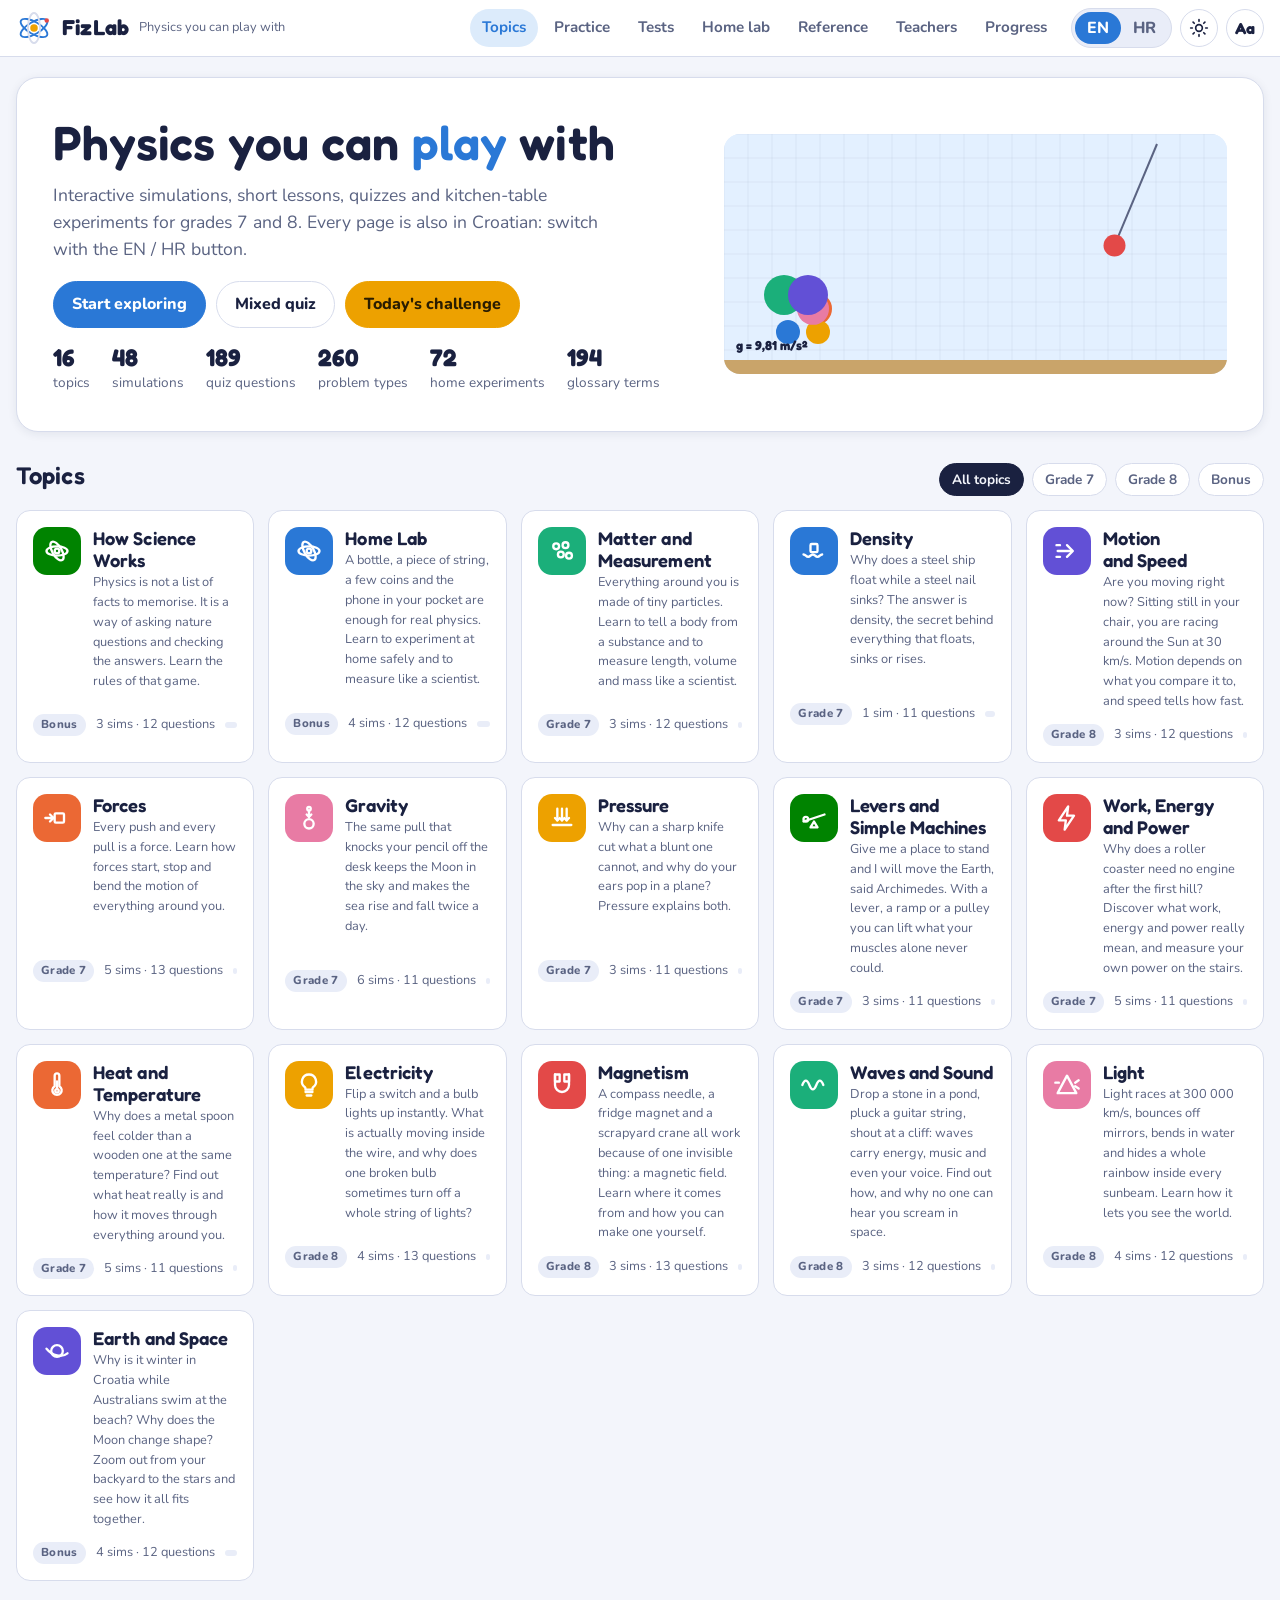
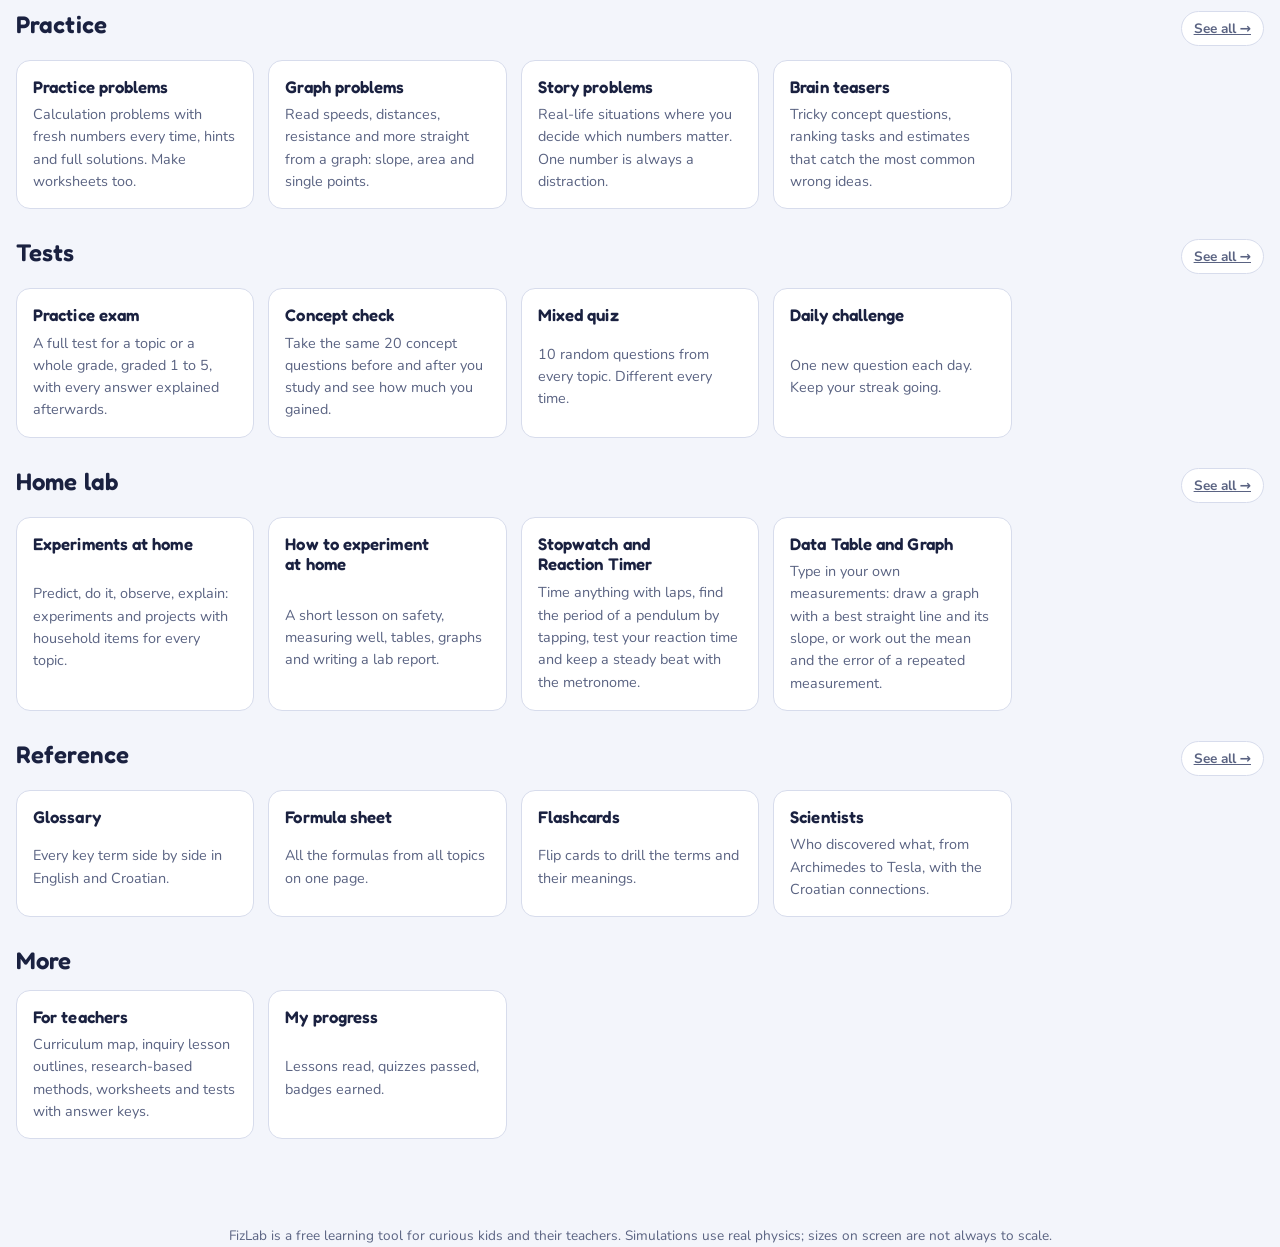
<file: index.html>
<!doctype html>
<html lang="en">
<head>
<meta charset="utf-8">
<meta name="viewport" content="width=device-width, initial-scale=1, viewport-fit=cover">
<title>FizLab</title>
<meta name="claude:viewport-fit-sides" content="cover">
<meta name="description" content="Interactive physics simulations, lessons and quizzes for elementary school, in English and Croatian.">
<link rel="preconnect" href="https://fonts.googleapis.com">
<link rel="stylesheet" href="https://fonts.googleapis.com/css2?family=Fredoka:wght@500;600;700&family=Nunito:ital,wght@0,400;0,700;0,800;1,400&display=swap">
<link rel="stylesheet" href="css/app.css">
</head>
<body>
<header class="topbar">
  <div class="topbar-inner">
    <a class="brand" href="#home" id="brand">
      <svg class="brand-mark" viewBox="0 0 48 48" aria-hidden="true">
        <ellipse cx="24" cy="24" rx="20" ry="8" fill="none" stroke="var(--accent)" stroke-width="2.5" transform="rotate(-30 24 24)"/>
        <ellipse cx="24" cy="24" rx="20" ry="8" fill="none" stroke="var(--accent)" stroke-width="2.5" transform="rotate(30 24 24)"/>
        <ellipse cx="24" cy="24" rx="20" ry="8" fill="none" stroke="var(--line)" stroke-width="2.5" transform="rotate(90 24 24)"/>
        <circle cx="24" cy="24" r="5" fill="var(--accent2)"/>
        <circle cx="41" cy="14" r="3" fill="var(--c8)"/>
      </svg>
      <span class="brand-name">FizLab</span>
      <span class="brand-tag" data-i18n="tagline"></span>
    </a>
    <nav class="nav" id="nav" aria-label="Main"></nav>
    <div class="top-tools">
      <div class="lang-switch" role="group" aria-label="Language">
        <button type="button" data-lang="en" class="is-active">EN</button>
        <button type="button" data-lang="hr">HR</button>
      </div>
      <button type="button" class="icon-btn" id="themeBtn" aria-label="Toggle theme">
        <svg viewBox="0 0 24 24" fill="none" stroke="currentColor" stroke-width="2" stroke-linecap="round" aria-hidden="true"><circle cx="12" cy="12" r="4"/><path d="M12 2v2M12 20v2M4.9 4.9l1.4 1.4M17.7 17.7l1.4 1.4M2 12h2M20 12h2M4.9 19.1l1.4-1.4M17.7 6.3l1.4-1.4"/></svg>
      </button>
      <div class="read-menu">
        <button type="button" class="icon-btn" id="readBtn" aria-label="Reading options" aria-haspopup="dialog" aria-expanded="false" aria-controls="readPanel">
          <span class="read-glyph" aria-hidden="true">Aa</span>
        </button>
        <div class="read-panel" id="readPanel" role="dialog" aria-labelledby="readTitle" hidden>
          <h2 id="readTitle" data-i18n="read.title"></h2>
          <label class="read-opt"><input type="checkbox" data-read="dys"><span><b data-i18n="read.dys"></b><small data-i18n="read.dysHint"></small></span></label>
          <label class="read-opt"><input type="checkbox" data-read="bold"><span><b data-i18n="read.bold"></b><small data-i18n="read.boldHint"></small></span></label>
          <label class="read-opt"><input type="checkbox" data-read="guide"><span><b data-i18n="read.guide"></b><small data-i18n="read.guideHint"></small></span></label>
          <p class="read-note" data-i18n="read.note"></p>
        </div>
      </div>
    </div>
  </div>
</header>

<div class="app" id="app">
  <aside class="rail" id="rail"></aside>
  <main id="main" tabindex="-1"></main>
</div>
<footer class="foot" id="foot"></footer>
<div class="toast" id="toast" role="status" aria-live="polite"></div>

<!-- simulation toolkit + simulations -->
<script src="js/sims/_core.js"></script>
<script src="js/sims/freefall.js"></script>
<script src="js/sims/motion.js"></script>
<script src="js/sims/forces.js"></script>
<script src="js/sims/pendulum.js"></script>
<script src="js/sims/space.js"></script>
<script src="js/sims/density.js"></script>
<script src="js/sims/pressure.js"></script>
<script src="js/sims/lever.js"></script>
<script src="js/sims/states.js"></script>
<script src="js/sims/energy.js"></script>
<script src="js/sims/heat.js"></script>
<script src="js/sims/heattransfer.js"></script>
<script src="js/sims/spring.js"></script>
<script src="js/sims/circuit.js"></script>
<script src="js/sims/static.js"></script>
<script src="js/sims/magnet.js"></script>
<script src="js/sims/electromagnet.js"></script>
<script src="js/sims/waves.js"></script>
<script src="js/sims/sound.js"></script>
<script src="js/sims/light.js"></script>
<script src="js/sims/color.js"></script>
<script src="js/sims/motiongraphs.js"></script>
<script src="js/sims/galileo.js"></script>
<script src="js/sims/circular.js"></script>
<script src="js/sims/forcepairs.js"></script>
<script src="js/sims/energybars.js"></script>
<script src="js/sims/measure.js"></script>
<script src="js/sims/inquiry.js"></script>
<script src="js/sims/lens.js"></script>
<script src="js/sims/eclipse.js"></script>
<script src="js/sims/ripple.js"></script>
<script src="js/sims/induction.js"></script>
<script src="js/sims/resistance.js"></script>
<script src="js/sims/energychain.js"></script>
<script src="js/sims/gas.js"></script>
<script src="js/sims/expansion.js"></script>
<script src="js/sims/heatingcurve.js"></script>
<script src="js/sims/hydraulics.js"></script>
<script src="js/sims/pulleys.js"></script>
<script src="js/sims/balance.js"></script>
<script src="js/sims/friction.js"></script>
<script src="js/sims/orbits.js"></script>
<script src="js/sims/projectile.js"></script>
<script src="js/sims/collisions.js"></script>
<script src="js/sims/stopwatch.js"></script>
<script src="js/sims/tonegen.js"></script>
<script src="js/sims/datalab.js"></script>
<script src="js/sims/sensors.js"></script>
<!-- topic content -->
<script src="js/content/_registry.js"></script>
<script src="js/content/matter.js"></script>
<script src="js/content/density.js"></script>
<script src="js/content/motion.js"></script>
<script src="js/content/forces.js"></script>
<script src="js/content/gravity.js"></script>
<script src="js/content/pressure.js"></script>
<script src="js/content/levers.js"></script>
<script src="js/content/energy.js"></script>
<script src="js/content/heat.js"></script>
<script src="js/content/electricity.js"></script>
<script src="js/content/magnetism.js"></script>
<script src="js/content/waves.js"></script>
<script src="js/content/light.js"></script>
<script src="js/content/space.js"></script>
<script src="js/content/science.js"></script>
<script src="js/content/homelab.js"></script>
<script src="js/content/summaries.js"></script>
<script src="js/content/summaries2.js"></script>
<script src="js/content/concepts.js"></script>
<script src="js/content/concepts2.js"></script>
<script src="js/content/experiments1.js"></script>
<script src="js/content/experiments2.js"></script>
<script src="js/content/predictions.js"></script>
<script src="js/content/predictions_optics.js"></script>
<script src="js/content/predictions_electric.js"></script>
<script src="js/content/predictions_thermal.js"></script>
<script src="js/content/predictions_mechanics1.js"></script>
<script src="js/content/predictions_mechanics2.js"></script>
<script src="js/content/teaching.js"></script>
<script src="js/content/scientists.js"></script>
<!-- practice problems -->
<script src="js/problems/matter.js"></script>
<script src="js/problems/density.js"></script>
<script src="js/problems/motion.js"></script>
<script src="js/problems/forces.js"></script>
<script src="js/problems/gravity.js"></script>
<script src="js/problems/pressure.js"></script>
<script src="js/problems/levers.js"></script>
<script src="js/problems/energy.js"></script>
<script src="js/problems/heat.js"></script>
<script src="js/problems/electricity.js"></script>
<script src="js/problems/magnetism.js"></script>
<script src="js/problems/waves.js"></script>
<script src="js/problems/light.js"></script>
<script src="js/problems/space.js"></script>
<script src="js/problems/science.js"></script>
<script src="js/problems/graphs.js"></script>
<script src="js/problems/context.js"></script>
<!-- app -->
<script src="js/i18n.js"></script>
<script src="js/i18n2.js"></script>
<script src="js/graph.js"></script>
<script src="js/practice.js"></script>
<script src="js/more.js"></script>
<script src="js/reading.js"></script>
<script src="js/app.js"></script>
</body>
</html>
</file>
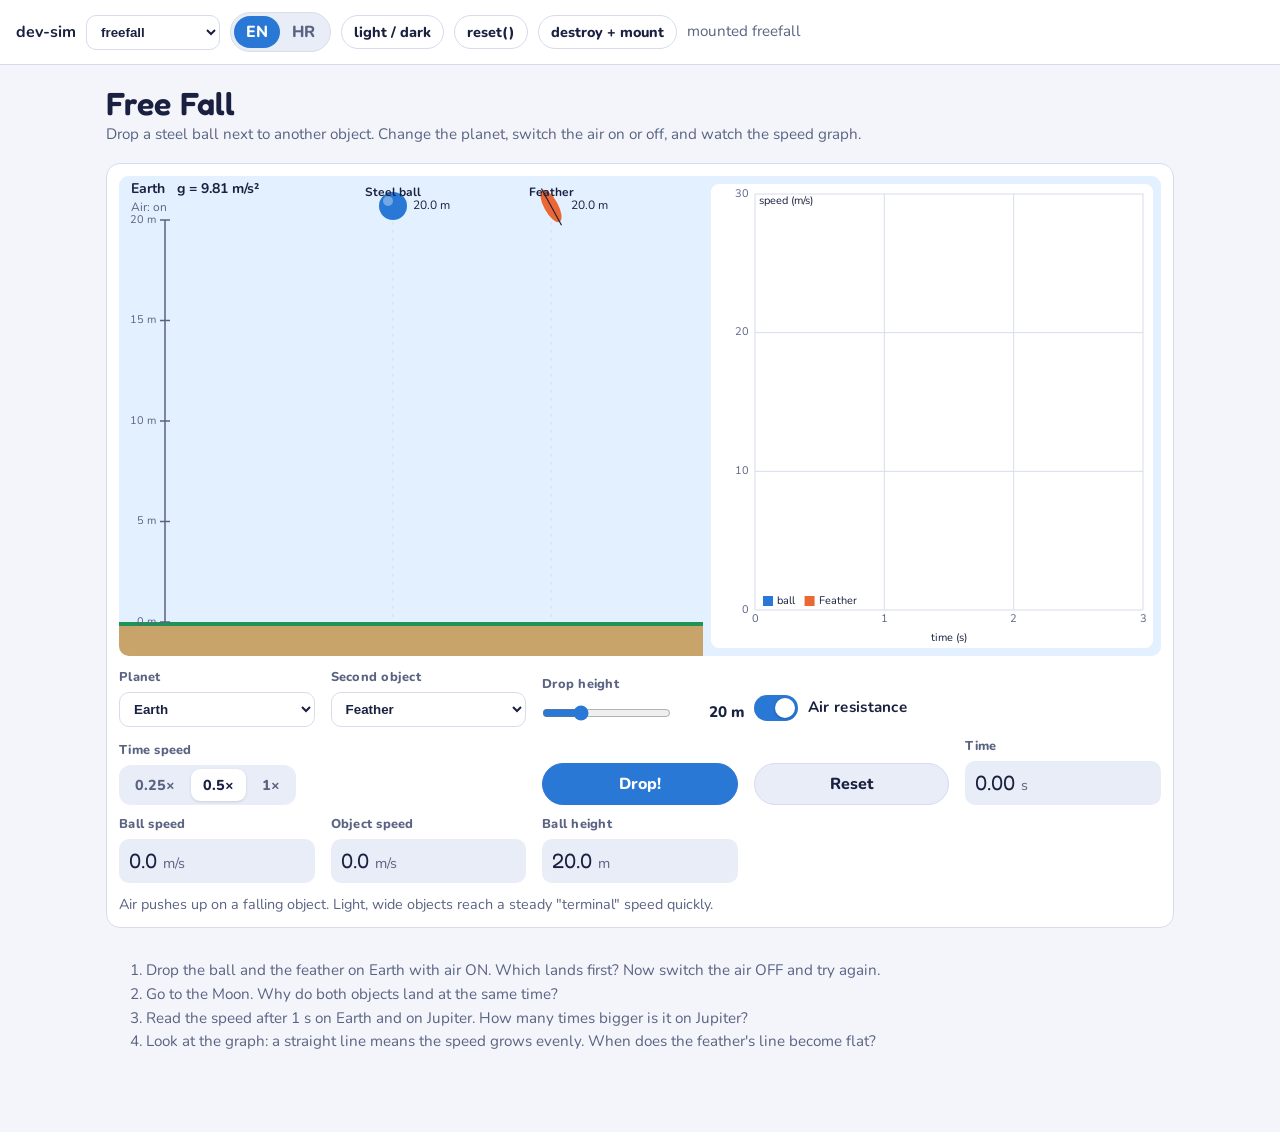
<file: dev-sim.html>
<!doctype html>
<html lang="en">
<head>
<meta charset="utf-8">
<meta name="viewport" content="width=device-width, initial-scale=1">
<title>FizLab sim dev harness</title>
<link rel="stylesheet" href="https://fonts.googleapis.com/css2?family=Fredoka:wght@500;600;700&family=Nunito:ital,wght@0,400;0,700;0,800;1,400&display=swap">
<link rel="stylesheet" href="css/app.css">
<style>
  .dev-bar { display:flex; gap:10px; align-items:center; flex-wrap:wrap; padding:12px 16px; border-bottom:1px solid var(--line); background:var(--surface); }
  .dev-main { max-width: 1100px; margin: 0 auto; padding: 20px 16px; display:grid; gap:16px; }
  .dev-tasks { color: var(--muted); font-size:.95rem; }
  #err { color: var(--bad); white-space: pre-wrap; font-family: ui-monospace, monospace; font-size: .85rem; }
</style>
</head>
<body>
<div class="dev-bar">
  <b>dev-sim</b>
  <select id="pick" class="sk-select"></select>
  <span class="lang-switch"><button data-l="en" class="is-active">EN</button><button data-l="hr">HR</button></span>
  <button id="theme" class="btn sm">light / dark</button>
  <button id="reset" class="btn sm">reset()</button>
  <button id="remount" class="btn sm">destroy + mount</button>
  <span id="status" class="dev-tasks"></span>
</div>
<div class="dev-main">
  <div><h1 id="title"></h1><p id="summary" class="dev-tasks"></p></div>
  <div class="sim-stage" id="stage"></div>
  <ol id="tasks" class="dev-tasks"></ol>
  <pre id="err"></pre>
</div>
<script src="js/sims/_core.js"></script>
<script>
(function(){
  const ids = ['freefall','motion','motiongraphs','galileo','forces','forcepairs','pendulum','circular','space','density','pressure','lever','states','energy','energybars','heat','heattransfer','spring','circuit','static','magnet','electromagnet','waves','sound','light','color','measure','inquiry','lens','eclipse','ripple','induction','resistance','energychain','gas','expansion','heatingcurve','hydraulics','pulleys','balance','friction','orbits','projectile','collisions','stopwatch','tonegen','datalab','sensors'];
  const q = new URLSearchParams(location.search);
  let id = q.get('sim') || 'freefall';
  const pick = document.getElementById('pick');
  ids.forEach(i => { const o = document.createElement('option'); o.value = i; o.textContent = i; pick.appendChild(o); });
  pick.value = id;
  pick.addEventListener('change', () => { location.search = '?sim=' + pick.value; });
  let lang = 'en', handle = null;
  const err = document.getElementById('err');
  window.addEventListener('error', e => { err.textContent += '\n' + e.message + ' @ ' + (e.filename||'') + ':' + e.lineno; });
  function ctx() {
    return { lang, theme: SimKit.theme(), reducedMotion: false, t: o => SimKit.tr(o, lang) };
  }
  function mount() {
    const def = Sims.byId[id];
    if (!def) { err.textContent = 'Sim "' + id + '" did not register. Check the file name and Sims.register call.'; return; }
    document.getElementById('title').textContent = SimKit.tr(def.title, lang);
    document.getElementById('summary').textContent = SimKit.tr(def.summary, lang);
    const t = document.getElementById('tasks'); t.innerHTML = '';
    (def.tasks||[]).forEach(x => { const li = document.createElement('li'); li.textContent = SimKit.tr(x, lang); t.appendChild(li); });
    const stage = document.getElementById('stage'); stage.innerHTML = '';
    try { handle = def.mount(stage, ctx()); } catch (e) { err.textContent = 'mount() threw: ' + e.stack; console.error(e); }
    document.getElementById('status').textContent = 'mounted ' + id;
    if (q.get('auto') && handle && !window.__autoStarted) { window.__autoStarted = true; runAuto(); }
  }
  function runAuto() {
    // automated smoke sequence used by tools/smoke.sh
    const log = m => { err.textContent += '\n[auto] ' + m; };
    const steps = [
      () => { handle.setLang('hr'); lang = 'hr'; log('setLang hr ok'); },
      () => { document.documentElement.setAttribute('data-theme', 'dark'); handle.setTheme(SimKit.theme()); log('setTheme dark ok'); },
      () => { handle.reset(); log('reset ok'); },
      () => { // poke every control once
        const stage = document.getElementById('stage');
        stage.querySelectorAll('input[type=range]').forEach(r => { r.value = (parseFloat(r.min) + parseFloat(r.max)) / 2; r.dispatchEvent(new Event('input', {bubbles:true})); });
        stage.querySelectorAll('select').forEach(sel => { if (sel.options.length > 1) { sel.selectedIndex = 1; sel.dispatchEvent(new Event('change', {bubbles:true})); } });
        stage.querySelectorAll('input[type=checkbox]').forEach(c => { c.checked = !c.checked; c.dispatchEvent(new Event('change', {bubbles:true})); });
        stage.querySelectorAll('.sk-seg-btn').forEach(b => b.click());
        stage.querySelectorAll('button.sk-btn').forEach(b => b.click());
        log('poked controls ok');
      },
      () => { const c = document.querySelector('#stage canvas'); if (c) { const r = c.getBoundingClientRect(); const ev = (t, x, y) => c.dispatchEvent(new PointerEvent(t, {bubbles:true, clientX: r.left + x, clientY: r.top + y, pointerId: 1, isPrimary: true, button: 0})); ev('pointerdown', r.width*0.5, r.height*0.5); ev('pointermove', r.width*0.6, r.height*0.4); ev('pointerup', r.width*0.6, r.height*0.4); } log('pointer ok'); },
      () => { handle.destroy(); log('destroy ok'); mount(); log('remount ok'); },
      () => { handle.destroy(); log('SMOKE DONE'); }
    ];
    let i = 0;
    const next = () => { if (i >= steps.length) return; try { steps[i++](); } catch (e) { log('STEP FAILED: ' + (e.stack || e.message)); } setTimeout(next, 400); };
    setTimeout(next, 600);
  }
  document.querySelectorAll('.lang-switch button').forEach(b => b.addEventListener('click', () => {
    lang = b.dataset.l; document.querySelectorAll('.lang-switch button').forEach(x => x.classList.toggle('is-active', x === b));
    if (handle) { handle.setLang(lang); const def = Sims.byId[id]; document.getElementById('title').textContent = SimKit.tr(def.title, lang); document.getElementById('summary').textContent = SimKit.tr(def.summary, lang);
      const t = document.getElementById('tasks'); t.innerHTML=''; (def.tasks||[]).forEach(x => { const li = document.createElement('li'); li.textContent = SimKit.tr(x, lang); t.appendChild(li); }); }
  }));
  document.getElementById('theme').addEventListener('click', () => {
    const cur = document.documentElement.getAttribute('data-theme');
    const next = cur === 'dark' ? 'light' : 'dark';
    document.documentElement.setAttribute('data-theme', next);
    if (handle) handle.setTheme(SimKit.theme());
  });
  document.getElementById('reset').addEventListener('click', () => handle && handle.reset());
  document.getElementById('remount').addEventListener('click', () => { if (handle) handle.destroy(); mount(); });
  const s = document.createElement('script');
  s.src = 'js/sims/' + id + '.js';
  s.onload = mount;
  s.onerror = () => { err.textContent = 'Could not load js/sims/' + id + '.js'; };
  document.body.appendChild(s);
})();
</script>
</body>
</html>
</file>
<file: css/app.css>
/* FizLab — stylesheet
   Layout concept: "lab bench" — sticky top bar, a topic rail on wide screens,
   a content panel with Lesson / Simulation / Quiz / At-home tabs; home shows topic cards. */
:root {
  --font-display: 'Fredoka', 'Nunito', system-ui, sans-serif;
  --font-body: 'Nunito', system-ui, -apple-system, 'Segoe UI', sans-serif;
  --bg: #f3f5fb; --surface: #ffffff; --surface2: #e9edf8; --fg: #1a2140; --muted: #5a6382; --line: #d7dcec;
  --accent: #2a78d6; --accent-ink: #ffffff; --accent-soft: #dcebfb;
  --accent2: #eda100; --accent2-soft: #fff1cc;
  --good: #1f9254; --good-soft: #dcf5e6; --warn: #d08700; --warn-soft: #fff3d6; --bad: #d23c3c; --bad-soft: #fde1e1;
  --c1: #2a78d6; --c2: #eb6834; --c3: #1baf7a; --c4: #eda100; --c5: #e87ba4; --c6: #008300; --c7: #6250d6; --c8: #e34948;
  --sky: #e3f0ff; --ground: #c9a46a; --water: #8ec5f5;
  --shadow: 0 2px 10px rgba(26, 33, 64, .08);
  --radius: 14px;
  --rail-w: 264px;
}
@media (prefers-color-scheme: dark) {
  :root:not([data-theme="light"]) {
    --bg: #0e1322; --surface: #171d33; --surface2: #202842; --fg: #e9ecf8; --muted: #a4acc8; --line: #2d3657;
    --accent: #3987e5; --accent-ink: #ffffff; --accent-soft: #1d3457;
    --accent2: #f0b429; --accent2-soft: #3d3012;
    --good: #35b36f; --good-soft: #15321f; --warn: #e5a52c; --warn-soft: #3a2d10; --bad: #ee6b6b; --bad-soft: #3d1a1a;
    --c1: #3987e5; --c2: #d95926; --c3: #199e70; --c4: #c98500; --c5: #d55181; --c6: #008300; --c7: #9085e9; --c8: #e66767;
    --sky: #1a2744; --ground: #6b5533; --water: #2d5f99;
    --shadow: 0 2px 12px rgba(0, 0, 0, .35);
    color-scheme: dark;
  }
}
:root[data-theme="dark"] {
  --bg: #0e1322; --surface: #171d33; --surface2: #202842; --fg: #e9ecf8; --muted: #a4acc8; --line: #2d3657;
  --accent: #3987e5; --accent-ink: #ffffff; --accent-soft: #1d3457;
  --accent2: #f0b429; --accent2-soft: #3d3012;
  --good: #35b36f; --good-soft: #15321f; --warn: #e5a52c; --warn-soft: #3a2d10; --bad: #ee6b6b; --bad-soft: #3d1a1a;
  --c1: #3987e5; --c2: #d95926; --c3: #199e70; --c4: #c98500; --c5: #d55181; --c6: #008300; --c7: #9085e9; --c8: #e66767;
  --sky: #1a2744; --ground: #6b5533; --water: #2d5f99;
  --shadow: 0 2px 12px rgba(0, 0, 0, .35);
  color-scheme: dark;
}

* { box-sizing: border-box; }
html { height: 100%; }
body {
  margin: 0; min-height: 100%;
  background: var(--bg); color: var(--fg);
  font-family: var(--font-body); font-size: 16px; line-height: 1.55;
  -webkit-font-smoothing: antialiased;
}
body::before { content: ""; position: fixed; inset: 0 0 auto; height: env(safe-area-inset-top, 0px); z-index: 60; background: var(--surface); }
h1, h2, h3, h4 { font-family: var(--font-display); font-weight: 600; line-height: 1.2; margin: 0; text-wrap: balance; letter-spacing: .005em; }
p { margin: 0; }
a { color: var(--accent); }
button { font-family: inherit; font-size: inherit; color: inherit; }
:focus-visible { outline: 3px solid var(--accent); outline-offset: 2px; border-radius: 6px; }
[hidden] { display: none !important; }
.num { font-variant-numeric: tabular-nums; }
.visually-hidden { position: absolute; width: 1px; height: 1px; overflow: hidden; clip: rect(0 0 0 0); white-space: nowrap; }

/* ---------- top bar ---------- */
.topbar {
  position: sticky; top: env(safe-area-inset-top, 0px); z-index: 50;
  background: var(--surface); border-bottom: 1px solid var(--line);
  padding-left: max(16px, env(safe-area-inset-left, 0px)); padding-right: max(16px, env(safe-area-inset-right, 0px));
}
.topbar-inner { max-width: 1280px; margin: 0 auto; display: flex; align-items: center; gap: 8px 12px; min-height: 56px; flex-wrap: wrap; padding-block: 6px; }
.brand { display: flex; align-items: center; gap: 10px; text-decoration: none; color: inherit; margin-right: auto; order: 1; }
.top-tools { order: 2; }
.nav { order: 3; flex: 1 1 100%; overflow-x: auto; flex-wrap: nowrap; scrollbar-width: none; -webkit-overflow-scrolling: touch; margin: 0 -4px; padding: 0 4px 2px; }
.nav::-webkit-scrollbar { display: none; }
@media (min-width: 900px) { .nav { order: 2; flex: 0 1 auto; overflow: visible; margin: 0; padding: 0; } .top-tools { order: 3; } }
.brand-mark { width: 36px; height: 36px; flex: none; }
.brand-name { font-family: var(--font-display); font-weight: 700; font-size: 1.35rem; letter-spacing: .01em; }
.brand-tag { font-size: .8rem; color: var(--muted); display: none; }
@media (min-width: 720px) { .brand-tag { display: block; } }
.nav { display: flex; gap: 4px; }
.nav a {
  text-decoration: none; color: var(--muted); padding: 7px 12px; border-radius: 999px; font-weight: 700; font-size: .95rem; white-space: nowrap;
}
.nav a:hover { background: var(--surface2); color: var(--fg); }
.nav a.is-active { background: var(--accent-soft); color: var(--accent); }
.top-tools { display: flex; align-items: center; gap: 8px; }

.lang-switch { display: inline-flex; border: 1px solid var(--line); border-radius: 999px; padding: 3px; background: var(--surface2); }
.lang-switch button {
  border: 0; background: transparent; padding: 5px 12px; border-radius: 999px; font-weight: 800; cursor: pointer; color: var(--muted);
}
.lang-switch button.is-active { background: var(--accent); color: var(--accent-ink); }
.icon-btn { border: 1px solid var(--line); background: var(--surface); width: 38px; height: 38px; border-radius: 50%; cursor: pointer; display: inline-grid; place-items: center; }
.icon-btn:hover { background: var(--surface2); }
.icon-btn svg { width: 20px; height: 20px; }

/* ---------- app frame ---------- */
.app {
  max-width: 1280px; margin: 0 auto;
  padding-left: max(16px, env(safe-area-inset-left, 0px)); padding-right: max(16px, env(safe-area-inset-right, 0px));
  padding-block: 20px 56px;
  display: grid; grid-template-columns: 1fr; gap: 24px;
}
@media (min-width: 1000px) {
  .app.has-rail { grid-template-columns: var(--rail-w) minmax(0, 1fr); }
}
.rail { display: none; }
@media (min-width: 1000px) {
  .app.has-rail .rail { display: block; position: sticky; top: calc(76px + env(safe-area-inset-top, 0px)); align-self: start; max-height: calc(100vh - 100px); overflow: auto; }
}
.rail h2 { font-size: .8rem; text-transform: uppercase; letter-spacing: .08em; color: var(--muted); font-family: var(--font-body); font-weight: 800; margin: 8px 12px 6px; }
.rail-list { list-style: none; margin: 0 0 14px; padding: 0; display: grid; gap: 2px; }
.rail-list a { display: flex; align-items: center; gap: 10px; text-decoration: none; color: inherit; padding: 8px 12px; border-radius: 10px; font-weight: 700; font-size: .95rem; }
.rail-list a:hover { background: var(--surface2); }
.rail-list a.is-active { background: var(--accent-soft); color: var(--accent); }
.rail-list .dot { width: 10px; height: 10px; border-radius: 50%; flex: none; }
.rail-list .pct { margin-left: auto; font-size: .75rem; color: var(--muted); }
main { min-width: 0; }

/* ---------- home ---------- */
.hero {
  background: var(--surface); border: 1px solid var(--line); border-radius: 22px; padding: 28px; display: grid; gap: 18px; grid-template-columns: 1fr; align-items: center;
  box-shadow: var(--shadow); overflow: hidden; position: relative;
}
@media (min-width: 820px) { .hero { grid-template-columns: 1.3fr 1fr; padding: 36px; } }
.hero h1 { font-size: clamp(1.9rem, 4vw, 3rem); }
.hero h1 em { font-style: normal; color: var(--accent); }
.hero .lede { color: var(--muted); font-size: 1.1rem; max-width: 52ch; margin-top: 10px; }
.hero-actions { display: flex; gap: 10px; flex-wrap: wrap; margin-top: 18px; }
.hero-art { min-height: 200px; }
.hero-art canvas { width: 100%; height: 240px; display: block; border-radius: 16px; background: var(--sky); }
.stats { display: flex; gap: 22px; flex-wrap: wrap; margin-top: 18px; }
.stat b { font-family: var(--font-display); font-size: 1.5rem; display: block; line-height: 1; }
.stat span { font-size: .85rem; color: var(--muted); }

.section-head { display: flex; align-items: baseline; justify-content: space-between; gap: 12px; flex-wrap: wrap; margin: 30px 0 14px; }
.section-head h2 { font-size: 1.5rem; }
.chips { display: flex; gap: 8px; flex-wrap: wrap; }
.chip { border: 1px solid var(--line); background: var(--surface); border-radius: 999px; padding: 6px 12px; font-weight: 700; font-size: .85rem; cursor: pointer; color: var(--muted); }
.chip.is-active { background: var(--fg); color: var(--bg); border-color: var(--fg); }

.topic-grid { display: grid; grid-template-columns: repeat(auto-fill, minmax(230px, 1fr)); gap: 14px; }
.topic-card {
  position: relative; text-align: left; border: 1px solid var(--line); background: var(--surface); border-radius: var(--radius); padding: 16px; cursor: pointer;
  display: grid; grid-template-columns: 48px 1fr; gap: 12px; align-items: start; transition: transform .15s ease, box-shadow .15s ease; text-decoration: none; color: inherit;
}
.topic-card:hover { transform: translateY(-2px); box-shadow: var(--shadow); }
.topic-icon { width: 48px; height: 48px; border-radius: 14px; display: grid; place-items: center; color: #fff; }
.topic-icon svg { width: 28px; height: 28px; }
.topic-card h3 { font-size: 1.15rem; }
.topic-card .tag { font-size: .8rem; color: var(--muted); margin-top: 2px; }
.topic-card .meta { grid-column: 1 / -1; display: flex; gap: 10px; align-items: center; font-size: .8rem; color: var(--muted); }
.progress-bar { flex: 1; height: 6px; background: var(--surface2); border-radius: 999px; overflow: hidden; }
.progress-bar i { display: block; height: 100%; background: var(--good); border-radius: 999px; }
.grade-pill { font-size: .72rem; font-weight: 800; padding: 2px 8px; border-radius: 999px; background: var(--surface2); color: var(--muted); letter-spacing: .03em; }

.quick-grid { display: grid; grid-template-columns: repeat(auto-fill, minmax(220px, 1fr)); gap: 14px; }
.quick-card { border: 1px solid var(--line); background: var(--surface); border-radius: var(--radius); padding: 16px; text-align: left; cursor: pointer; display: grid; gap: 6px; text-decoration: none; color: inherit; }
.quick-card:hover { box-shadow: var(--shadow); }
.quick-card h3 { font-size: 1.05rem; }
.quick-card p { color: var(--muted); font-size: .9rem; }

/* ---------- buttons ---------- */
.btn { border: 1px solid var(--line); background: var(--surface); color: var(--fg); padding: 10px 18px; border-radius: 999px; font-weight: 800; cursor: pointer; display: inline-flex; align-items: center; gap: 8px; text-decoration: none; }
.btn:hover { background: var(--surface2); }
.btn.primary { background: var(--accent); color: var(--accent-ink); border-color: var(--accent); }
.btn.primary:hover { filter: brightness(1.08); }
.btn.warm { background: var(--accent2); color: #2a1d00; border-color: var(--accent2); }
.btn.ghost { background: transparent; }
.btn:disabled { opacity: .5; cursor: default; }
.btn.sm { padding: 6px 12px; font-size: .9rem; }

/* ---------- topic view ---------- */
.topic-head { display: grid; gap: 10px; margin-bottom: 18px; }
.topic-head .crumbs { font-size: .9rem; color: var(--muted); display: flex; gap: 8px; align-items: center; }
.topic-head .crumbs a { color: var(--muted); text-decoration: none; font-weight: 700; }
.topic-head .crumbs a:hover { color: var(--accent); }
.topic-title { display: flex; align-items: center; gap: 14px; flex-wrap: wrap; }
.topic-title h1 { font-size: clamp(1.6rem, 3vw, 2.3rem); }
.topic-title .topic-icon { width: 54px; height: 54px; }
.topic-head .lede { color: var(--muted); max-width: 70ch; font-size: 1.05rem; }

.tabs { display: flex; gap: 4px; border-bottom: 2px solid var(--line); margin-bottom: 20px; overflow-x: auto; }
.tabs button { border: 0; background: transparent; padding: 10px 14px; font-weight: 800; color: var(--muted); cursor: pointer; border-bottom: 3px solid transparent; margin-bottom: -2px; white-space: nowrap; display: inline-flex; gap: 8px; align-items: center; }
.tabs button.is-active { color: var(--accent); border-bottom-color: var(--accent); }
.tabs .done { width: 8px; height: 8px; border-radius: 50%; background: var(--good); display: inline-block; }

/* lesson */
.lesson { display: grid; gap: 22px; grid-template-columns: 1fr; }
@media (min-width: 1100px) { .lesson { grid-template-columns: minmax(0, 1fr) 300px; align-items: start; } }
.prose { max-width: 68ch; min-width: 0; font-size: 1.05rem; }
.prose section { margin-bottom: 26px; }
.prose h3 { font-size: 1.35rem; margin-bottom: 8px; }
.prose p { margin-bottom: 10px; }
.prose p:last-child { margin-bottom: 0; }
.prose .fig { margin: 12px 0; background: var(--surface); border: 1px solid var(--line); border-radius: 12px; padding: 10px; overflow-x: auto; }
.prose .fig svg { max-width: 100%; height: auto; display: block; margin: 0 auto; }
.prose ul { margin: 6px 0 10px; padding-left: 22px; }
.aside { display: grid; gap: 14px; min-width: 0; }
.panel { background: var(--surface); border: 1px solid var(--line); border-radius: var(--radius); padding: 16px; }
.panel h4 { font-size: .8rem; text-transform: uppercase; letter-spacing: .08em; color: var(--muted); font-family: var(--font-body); font-weight: 800; margin-bottom: 10px; }
.formula { font-family: var(--font-display); font-size: 1.45rem; padding: 8px 0 2px; }
.formula-row { padding: 8px 0; border-top: 1px solid var(--line); }
.formula-row:first-of-type { border-top: 0; }
.formula-row .desc { font-size: .9rem; color: var(--muted); }
.formula-row .units { font-size: .85rem; color: var(--fg); }
.terms { display: grid; gap: 8px; }
.term { display: grid; gap: 2px; }
.term b { font-weight: 800; }
.term span { font-size: .9rem; color: var(--muted); }
.term .alt { font-size: .8rem; color: var(--accent); font-weight: 700; }
.callout { border-left: 4px solid var(--accent2); background: var(--accent2-soft); border-radius: 10px; padding: 12px 14px; }
.callout h4 { color: var(--fg); }

/* sim */
.sim-head { display: flex; gap: 10px; align-items: center; flex-wrap: wrap; margin-bottom: 12px; }
.sim-head .summary { color: var(--muted); flex: 1 1 260px; }
.sim-wrap { display: grid; gap: 18px; grid-template-columns: 1fr; }
@media (min-width: 1100px) { .sim-wrap { grid-template-columns: minmax(0, 1fr) 280px; align-items: start; } }
.sim-stage { min-width: 0; background: var(--surface); border: 1px solid var(--line); border-radius: var(--radius); padding: 12px; }
.sk-canvas-wrap { width: 100%; }
.sk-canvas { display: block; width: 100%; border-radius: 10px; background: var(--sky); touch-action: none; }
.sim-tasks ol { margin: 0; padding: 0; list-style: none; display: grid; gap: 8px; }
.sim-tasks li { display: flex; gap: 10px; align-items: flex-start; font-size: .95rem; }
.sim-tasks input { margin-top: 4px; width: 18px; height: 18px; accent-color: var(--good); flex: none; }
.sim-tasks li.done label { text-decoration: line-through; color: var(--muted); }

/* SimKit controls */
.sk-controls { display: grid; grid-template-columns: repeat(auto-fit, minmax(170px, 1fr)); gap: 10px 16px; margin-top: 12px; align-items: end; }
.sk-field { display: grid; gap: 4px; min-width: 0; }
.sk-field.is-disabled { opacity: .45; }
.sk-label { font-size: .8rem; font-weight: 800; color: var(--muted); letter-spacing: .02em; }
.sk-slider-row { display: flex; align-items: center; gap: 10px; }
.sk-slider { flex: 1; accent-color: var(--accent); height: 28px; margin: 0; min-width: 0; }
.sk-value { font-variant-numeric: tabular-nums; font-weight: 800; min-width: 64px; text-align: right; font-size: .95rem; white-space: nowrap; }
.sk-btn { border: 1px solid var(--line); background: var(--surface2); color: var(--fg); padding: 9px 14px; border-radius: 999px; font-weight: 800; cursor: pointer; white-space: nowrap; }
.sk-btn:hover { filter: brightness(1.04); }
.sk-btn.primary { background: var(--accent); color: var(--accent-ink); border-color: var(--accent); }
.sk-btn.is-active { outline: 3px solid var(--accent-soft); }
.sk-btn:disabled { opacity: .5; cursor: default; }
.sk-field-btn { align-self: end; }
.sk-select { border: 1px solid var(--line); background: var(--surface); color: var(--fg); padding: 8px 10px; border-radius: 10px; font-weight: 700; min-width: 0; }
.sk-field-toggle { grid-template-columns: auto 1fr; align-items: center; gap: 10px; padding: 4px 0 6px; }
.sk-field-toggle .sk-label { font-size: .95rem; color: var(--fg); font-weight: 700; }
.sk-switch { position: relative; width: 44px; height: 26px; display: inline-block; }
.sk-switch .sk-check { position: absolute; inset: 0; width: 100%; height: 100%; margin: 0; opacity: 0; cursor: pointer; }
.sk-switch-knob { position: absolute; inset: 0; background: var(--line); border-radius: 999px; transition: background .15s; pointer-events: none; }
.sk-switch-knob::after { content: ""; position: absolute; top: 3px; left: 3px; width: 20px; height: 20px; border-radius: 50%; background: var(--surface); transition: transform .15s; box-shadow: 0 1px 3px rgba(0,0,0,.25); }
.sk-check:checked + .sk-switch-knob { background: var(--accent); }
.sk-check:checked + .sk-switch-knob::after { transform: translateX(18px); }
.sk-check:focus-visible + .sk-switch-knob { outline: 3px solid var(--accent); outline-offset: 2px; }
.sk-seg { display: inline-flex; flex-wrap: wrap; gap: 4px; background: var(--surface2); padding: 4px; border-radius: 12px; justify-self: start; }
@media (min-width: 560px) { .sk-field-seg { grid-column: span 2; } }
.sk-seg-btn { border: 0; background: transparent; padding: 6px 12px; border-radius: 9px; font-weight: 800; cursor: pointer; color: var(--muted); font-size: .9rem; }
.sk-seg-btn.is-active { background: var(--surface); color: var(--fg); box-shadow: 0 1px 3px rgba(0,0,0,.12); }
.sk-field-readout .sk-readout { display: flex; align-items: baseline; gap: 6px; padding: 6px 10px; background: var(--surface2); border-radius: 10px; }
.sk-readout-value { font-family: var(--font-display); font-size: 1.3rem; font-variant-numeric: tabular-nums; }
.sk-readout-unit { color: var(--muted); font-size: .9rem; }
.sk-note { grid-column: 1 / -1; color: var(--muted); font-size: .9rem; margin: 0; }

/* quiz */
.quiz { max-width: 760px; }
.quiz-top { display: flex; align-items: center; justify-content: space-between; gap: 12px; margin-bottom: 14px; flex-wrap: wrap; }
.quiz-top .progress-bar { flex: 1 1 160px; height: 10px; }
.quiz-card { background: var(--surface); border: 1px solid var(--line); border-radius: var(--radius); padding: 22px; display: grid; gap: 16px; }
.quiz-q { font-size: 1.25rem; font-weight: 700; }
.quiz-type { font-size: .78rem; text-transform: uppercase; letter-spacing: .08em; color: var(--muted); font-weight: 800; }
.options { display: grid; gap: 10px; }
.option { text-align: left; border: 2px solid var(--line); background: var(--surface); border-radius: 12px; padding: 12px 14px; cursor: pointer; display: flex; gap: 12px; align-items: center; font-size: 1.02rem; }
.option:hover:not(:disabled) { border-color: var(--accent); }
.option .key { width: 28px; height: 28px; border-radius: 8px; background: var(--surface2); display: inline-grid; place-items: center; font-weight: 800; font-size: .9rem; flex: none; }
.option.correct { border-color: var(--good); background: var(--good-soft); }
.option.wrong { border-color: var(--bad); background: var(--bad-soft); }
.option:disabled { cursor: default; }
.num-answer { display: flex; gap: 10px; align-items: center; flex-wrap: wrap; }
.num-answer input { font: inherit; font-size: 1.1rem; padding: 10px 12px; border: 2px solid var(--line); border-radius: 10px; width: 160px; background: var(--surface); color: var(--fg); font-variant-numeric: tabular-nums; }
.num-answer .unit { font-weight: 800; color: var(--muted); }
.feedback { border-radius: 12px; padding: 12px 14px; display: grid; gap: 4px; }
.feedback.ok { background: var(--good-soft); border-left: 4px solid var(--good); }
.feedback.no { background: var(--bad-soft); border-left: 4px solid var(--bad); }
.feedback b { font-weight: 800; }
.quiz-actions { display: flex; gap: 10px; justify-content: flex-end; flex-wrap: wrap; }
.result { text-align: center; display: grid; gap: 14px; justify-items: center; padding: 10px; }
.score-ring { width: 150px; height: 150px; position: relative; }
.score-ring svg { width: 100%; height: 100%; transform: rotate(-90deg); }
.score-ring .label { position: absolute; inset: 0; display: grid; place-items: center; font-family: var(--font-display); font-size: 2rem; }
.result p { color: var(--muted); max-width: 44ch; }

/* at home */
.experiment { display: grid; gap: 16px; grid-template-columns: 1fr; max-width: 900px; }
@media (min-width: 820px) { .experiment { grid-template-columns: 1fr 1fr; } }
.experiment .panel ol, .experiment .panel ul { margin: 0; padding-left: 20px; display: grid; gap: 6px; }
.experiment .wide { grid-column: 1 / -1; }
.safety { border-left: 4px solid var(--warn); background: var(--warn-soft); border-radius: 10px; padding: 10px 14px; font-size: .95rem; }

/* glossary / formulas / flashcards / progress */
.toolbar { display: flex; gap: 10px; align-items: center; flex-wrap: wrap; margin-bottom: 16px; }
.search { font: inherit; padding: 10px 14px; border: 1px solid var(--line); border-radius: 999px; background: var(--surface); color: var(--fg); flex: 1 1 220px; min-width: 0; }
.table-wrap { overflow-x: auto; border: 1px solid var(--line); border-radius: var(--radius); background: var(--surface); }
table { border-collapse: collapse; width: 100%; min-width: 560px; }
th, td { text-align: left; padding: 10px 14px; border-bottom: 1px solid var(--line); vertical-align: top; }
th { font-size: .78rem; text-transform: uppercase; letter-spacing: .08em; color: var(--muted); }
tr:last-child td { border-bottom: 0; }
td b { font-weight: 800; }
td .alt { color: var(--accent); font-weight: 700; }
.formula-grid { display: grid; grid-template-columns: repeat(auto-fill, minmax(260px, 1fr)); gap: 14px; }
.formula-card { background: var(--surface); border: 1px solid var(--line); border-radius: var(--radius); padding: 16px; display: grid; gap: 6px; }
.formula-card .formula { font-size: 1.6rem; }
.formula-card .topic { font-size: .78rem; color: var(--muted); text-transform: uppercase; letter-spacing: .08em; font-weight: 800; }

.flash { max-width: 560px; margin: 0 auto; display: grid; gap: 14px; justify-items: center; }
.flashcard { width: 100%; aspect-ratio: 16 / 9; max-width: 100%; perspective: 1200px; cursor: pointer; border: 0; background: transparent; padding: 0; }
.flashcard-inner { position: relative; width: 100%; height: 100%; transition: transform .5s; transform-style: preserve-3d; }
.flashcard.is-flipped .flashcard-inner { transform: rotateY(180deg); }
.flash-face { position: absolute; inset: 0; backface-visibility: hidden; border-radius: 18px; border: 1px solid var(--line); background: var(--surface); display: grid; place-items: center; padding: 24px; text-align: center; font-size: 1.3rem; box-shadow: var(--shadow); }
.flash-face.back { transform: rotateY(180deg); background: var(--accent-soft); font-size: 1.05rem; }
.flash-face small { display: block; font-size: .78rem; color: var(--muted); text-transform: uppercase; letter-spacing: .08em; margin-bottom: 8px; font-weight: 800; }
@media (prefers-reduced-motion: reduce) { .flashcard-inner { transition: none; } .topic-card { transition: none; } }

.badges { display: grid; grid-template-columns: repeat(auto-fill, minmax(200px, 1fr)); gap: 12px; }
.badge { background: var(--surface); border: 1px solid var(--line); border-radius: var(--radius); padding: 14px; display: grid; grid-template-columns: 44px 1fr; gap: 12px; align-items: center; }
.badge.locked { opacity: .5; filter: grayscale(1); }
.badge-icon { width: 44px; height: 44px; border-radius: 50%; display: grid; place-items: center; background: var(--accent2-soft); color: var(--fg); font-size: 1.3rem; }
.badge b { display: block; }
.badge span { font-size: .85rem; color: var(--muted); }
.progress-table td .progress-bar { width: 140px; display: inline-block; vertical-align: middle; margin-right: 8px; }

.empty { color: var(--muted); padding: 24px; text-align: center; }
footer.foot { color: var(--muted); font-size: .85rem; text-align: center; padding: 30px 0 0; }
.toast { position: fixed; left: 50%; bottom: calc(20px + env(safe-area-inset-bottom, 0px)); transform: translateX(-50%); background: var(--fg); color: var(--bg); padding: 10px 16px; border-radius: 999px; font-weight: 700; box-shadow: var(--shadow); z-index: 80; opacity: 0; transition: opacity .25s; pointer-events: none; }
.toast.show { opacity: 1; }
.kbd { font-family: ui-monospace, monospace; font-size: .8rem; background: var(--surface2); padding: 1px 6px; border-radius: 6px; border: 1px solid var(--line); }

/* ---------- practice problems ---------- */
.practice { max-width: 820px; }
.practice-card { background: var(--surface); border: 1px solid var(--line); border-radius: var(--radius); padding: 22px; display: grid; gap: 14px; }
.practice-head { display: flex; justify-content: space-between; gap: 10px; flex-wrap: wrap; align-items: center; }
.practice-head a { text-decoration: none; }
.level-stars { font-size: .85rem; font-weight: 800; color: var(--accent2); letter-spacing: .05em; }
.practice-text { font-size: 1.15rem; font-weight: 700; line-height: 1.5; }
.practice-hint { background: var(--accent2-soft); border-left: 4px solid var(--accent2); border-radius: 10px; padding: 10px 14px; }
.practice-steps { background: var(--surface2); border-radius: 12px; padding: 12px 16px; }
.practice-steps ol { margin: 6px 0 0; padding-left: 22px; display: grid; gap: 4px; font-variant-numeric: tabular-nums; }
.practice-answer { margin-top: 8px; font-weight: 800; }
.practice-actions { justify-content: flex-start; }
.quiz-top .summary { color: var(--muted); flex: 1 1 260px; margin: 0; }
.worksheet { margin-top: 16px; }
.ws-list { margin: 0; padding-left: 26px; display: grid; gap: 14px; }
.ws-list li { background: var(--surface); border: 1px solid var(--line); border-radius: 12px; padding: 12px 14px 12px 10px; }
.ws-meta { display: flex; gap: 10px; align-items: center; margin-bottom: 4px; }
.ws-answer { display: none; margin-top: 8px; color: var(--good); }
.worksheet.show-answers .ws-answer { display: block; }
.summary-panel { margin-bottom: 26px; border-left: 4px solid var(--accent); }
.summary-list { margin: 0; padding-left: 20px; display: grid; gap: 6px; font-size: 1rem; }
.myth { padding: 8px 0; border-top: 1px solid var(--line); font-size: .92rem; display: grid; gap: 3px; }
.myth:first-of-type { border-top: 0; }
.myth-q { color: var(--muted); }
.myth-a b { color: var(--good); }
.worked { background: var(--surface); border: 1px solid var(--line); border-radius: var(--radius); padding: 18px; margin-top: 10px; }
.worked .practice-text { font-size: 1.05rem; }
.worked .practice-steps { margin-top: 10px; }

/* ---------- scientists ---------- */
.sci-grid { display: grid; gap: 12px; }
.sci-card { display: grid; grid-template-columns: 64px 1fr; gap: 14px; background: var(--surface); border: 1px solid var(--line); border-radius: var(--radius); padding: 16px; align-items: start; }
.sci-card.is-croatia { border-left: 4px solid var(--c8); }
.sci-year { font-family: var(--font-display); font-size: 1.2rem; color: var(--muted); padding-top: 4px; }
.sci-main { display: grid; gap: 6px; min-width: 0; }
.sci-main h3 { font-size: 1.25rem; }
.sci-meta { display: flex; gap: 8px; flex-wrap: wrap; align-items: center; color: var(--muted); font-size: .9rem; }
.sci-field { color: var(--accent); font-weight: 700; font-size: .95rem; }
.sci-body { display: grid; gap: 10px; margin-top: 4px; }
.sci-body .chips { display: inline-flex; }
.sci-body a.chip { text-decoration: none; }
.sci-main > .btn { justify-self: start; }

/* ---------- converter ---------- */
.converter { display: grid; gap: 12px; margin-bottom: 16px; }
.converter .toolbar { margin: 0; }
.conv-result { font-family: var(--font-display); font-size: 1.5rem; padding: 10px 14px; background: var(--accent-soft); border-radius: 12px; color: var(--fg); overflow-wrap: anywhere; }

/* ---------- brain teasers + guide ---------- */
.rank-pool { display: grid; gap: 8px; }
.rank-placed { margin: 0 0 12px; padding: 0; list-style: none; display: grid; gap: 6px; }
.rank-placed li { display: flex; gap: 10px; align-items: center; background: var(--surface2); border-radius: 10px; padding: 8px 12px; border: 2px solid transparent; }
.rank-placed li.correct { border-color: var(--good); background: var(--good-soft); }
.rank-placed li.wrong { border-color: var(--bad); background: var(--bad-soft); }
.rank-placed .key, .rank-pool .key { width: 28px; height: 28px; border-radius: 8px; background: var(--surface); display: inline-grid; place-items: center; font-weight: 800; font-size: .9rem; flex: none; }
.rank-correct { margin: 6px 0 0; padding-left: 22px; }
.guide { margin-top: 16px; }
.guide summary { cursor: pointer; font-weight: 800; color: var(--accent); }
.guide-steps { margin: 10px 0 0; padding-left: 22px; display: grid; gap: 6px; }

/* ---------- SimKit extras (tools) ---------- */
.sk-input { font: inherit; padding: 8px 10px; border: 1px solid var(--line); border-radius: 10px; background: var(--surface); color: var(--fg); min-width: 0; width: 100%; font-variant-numeric: tabular-nums; }
.sk-panel { background: var(--surface2); border-radius: 12px; padding: 12px 14px; margin-top: 12px; display: grid; gap: 8px; }
.sk-big { font-family: var(--font-display); font-size: clamp(2.2rem, 8vw, 4rem); font-variant-numeric: tabular-nums; line-height: 1.1; text-align: center; }
.sk-row { display: flex; gap: 10px; flex-wrap: wrap; align-items: center; }
.sk-table-wrap { overflow-x: auto; }
.sk-table { border-collapse: collapse; width: 100%; min-width: 0; font-variant-numeric: tabular-nums; }
.sk-table th, .sk-table td { padding: 6px 10px; border-bottom: 1px solid var(--line); text-align: right; }
.sk-table th:first-child, .sk-table td:first-child { text-align: left; }
.sk-table input { font: inherit; width: 100%; min-width: 60px; padding: 4px 6px; border: 1px solid var(--line); border-radius: 8px; background: var(--surface); color: var(--fg); text-align: right; }
.sk-msg { border-left: 4px solid var(--warn); background: var(--warn-soft); border-radius: 10px; padding: 10px 14px; font-size: .95rem; }

/* ---------- graphs in problems ---------- */
.graph-fig { background: var(--surface2); border-radius: 12px; padding: 8px; max-width: 520px; overflow-x: auto; }
.fz-graph { display: block; width: 100%; height: auto; min-width: 300px; }

/* ---------- experiments library + predict cards ---------- */
.exp-list { display: grid; gap: 10px; }
.exp-card { background: var(--surface); border: 1px solid var(--line); border-radius: var(--radius); overflow: hidden; }
.exp-card.is-done { border-left: 4px solid var(--good); }
.exp-head { width: 100%; text-align: left; border: 0; background: transparent; padding: 14px 16px; cursor: pointer; display: grid; gap: 8px; }
.exp-head:hover { background: var(--surface2); }
.exp-title { display: grid; gap: 2px; }
.exp-title b { font-family: var(--font-display); font-size: 1.12rem; font-weight: 600; }
.exp-q { color: var(--muted); font-size: .95rem; }
.exp-meta { display: flex; gap: 10px; flex-wrap: wrap; align-items: center; }
.exp-done { color: var(--good); font-weight: 800; }
.exp-body { padding: 4px 16px 16px; display: grid; gap: 12px; }
.exp-cols { display: grid; gap: 12px; grid-template-columns: 1fr; }
@media (min-width: 760px) { .exp-cols { grid-template-columns: 1fr 1.4fr; } }
.exp-body .panel ul, .exp-body .panel ol { margin: 0; padding-left: 20px; display: grid; gap: 5px; }
.exp-notes { width: 100%; font: inherit; padding: 10px 12px; border: 1px solid var(--line); border-radius: 10px; background: var(--surface); color: var(--fg); resize: vertical; }
.exp-donerow { display: flex; gap: 10px; align-items: center; margin-top: 10px; font-weight: 700; }
.exp-donerow input { width: 20px; height: 20px; accent-color: var(--good); }
.exp-reveal { display: grid; gap: 10px; }
.poe-card { background: var(--accent-soft); border-radius: var(--radius); padding: 14px 16px; display: grid; gap: 10px; }
.poe-sim { margin-bottom: 14px; }
.poe-q { font-weight: 700; font-size: 1.05rem; }
.poe-try { font-size: .98rem; }
.poe-card .option { padding: 9px 12px; font-size: .98rem; }
@media (min-width: 900px) { .poe-options { grid-template-columns: repeat(3, minmax(0, 1fr)); } }
.option.is-picked { border-color: var(--accent); background: var(--surface2); }

/* ---------- exam paper ---------- */
.paper { display: grid; gap: 14px; max-width: 860px; }
.paper-q { background: var(--surface); border: 1px solid var(--line); border-radius: var(--radius); padding: 16px 18px; display: grid; gap: 10px; }
.paper-num { display: flex; gap: 10px; align-items: baseline; }
.paper-text { font-weight: 700; font-size: 1.08rem; }
.paper-timer { font-weight: 800; }
.paper-actions { align-items: center; }
.paper-actions .sk-note { flex: 1; color: var(--warn); font-weight: 700; }
.paper-result { margin-bottom: 4px; }
.exam-setup { display: grid; gap: 8px; margin-bottom: 14px; }
.exam-setup .toolbar { margin: 0; }
.exam-setup input[type=checkbox] { width: 18px; height: 18px; accent-color: var(--accent); }
.exam-grade { display: grid; gap: 6px; justify-items: center; }
.grade-big { width: 92px; height: 92px; border-radius: 50%; display: grid; place-items: center; font-family: var(--font-display); font-size: 3rem; color: #fff; background: var(--good); }
.grade-big.grade-1 { background: var(--bad); } .grade-big.grade-2 { background: var(--warn); } .grade-big.grade-3 { background: var(--c4); }
.check-gain { display: grid; gap: 6px; }

/* ---------- teacher corner ---------- */
.teach-outline { display: grid; gap: 12px; max-width: 900px; }
.teach-part { display: grid; gap: 8px; }
.teach-part ul, .teach-part ol { margin: 0; padding-left: 22px; display: grid; gap: 5px; }
.teach-answer { color: var(--muted); }
.teach-en { color: var(--muted); font-size: .9rem; margin-top: 3px; }
.method-grid { display: grid; gap: 10px; grid-template-columns: repeat(auto-fill, minmax(300px, 1fr)); align-items: start; }
.method summary { cursor: pointer; display: grid; gap: 2px; }
.method summary b { font-family: var(--font-display); font-size: 1.08rem; font-weight: 600; }
.method-origin { color: var(--muted); font-size: .88rem; }
.method p, .method ol { margin-top: 8px; }
.method ol { padding-left: 22px; display: grid; gap: 4px; }
.method-inapp { font-size: .92rem; }
.resource-list { margin: 0; padding-left: 20px; display: grid; gap: 10px; }
.chips a.chip { text-decoration: none; }
td .chips { gap: 5px; }
td .chip { padding: 3px 9px; font-size: .78rem; }

/* ---------- print (worksheets and exams on paper) ---------- */
/* ---------- reading options (js/reading.js) ---------- */
.read-menu { position: relative; }
.read-glyph { font-family: var(--font-display); font-weight: 700; font-size: 1rem; line-height: 1; letter-spacing: 0; }
#readBtn.is-on { border-color: var(--accent); background: var(--accent-soft); color: var(--accent); }
.read-panel {
  position: fixed; left: 16px; top: 64px; width: min(340px, calc(100vw - 32px)); max-height: calc(100vh - 80px); overflow-y: auto; z-index: 70;
  background: var(--surface); border: 1px solid var(--line); border-radius: var(--radius); box-shadow: 0 10px 30px rgba(14, 19, 34, .2);
  padding: 14px 10px 12px; display: grid; gap: 2px; letter-spacing: normal; word-spacing: normal; line-height: 1.45;
}
.read-panel h2 { font-size: 1.05rem; margin: 0 8px 6px; }
.read-opt { display: grid; grid-template-columns: auto 1fr; gap: 12px; align-items: start; padding: 10px 8px; border-radius: 10px; cursor: pointer; }
.read-opt:hover { background: var(--surface2); }
.read-opt b { display: block; font-size: .98rem; }
.read-opt small { display: block; color: var(--muted); font-size: .85rem; margin-top: 2px; }
.read-opt input { appearance: none; -webkit-appearance: none; width: 42px; height: 24px; margin: 1px 0 0; border-radius: 999px; background: var(--line); position: relative; cursor: pointer; transition: background .15s; }
.read-opt input::before { content: ""; position: absolute; top: 3px; left: 3px; width: 18px; height: 18px; border-radius: 50%; background: #fff; box-shadow: 0 1px 3px rgba(0, 0, 0, .3); transition: transform .15s; }
.read-opt input:checked { background: var(--accent); }
.read-opt input:checked::before { transform: translateX(18px); }
.read-note { font-size: .82rem; color: var(--muted); margin: 6px 8px 0; }
@media (prefers-reduced-motion: reduce) { .read-opt input, .read-opt input::before, .read-guide { transition: none; } }

/* dyslexia-friendly text: BDA style guide + WCAG 1.4.12 spacing, cream background in the light theme */
html.read-dys { --bg: #f6f0e1; --surface: #fffbf2; --surface2: #f0e8d5; --line: #e2d8c0; --fg: #262a3d; --muted: #5b5f70; --sky: #f3ecdb; }
html.read-dys #main, html.read-dys .rail, html.read-dys .foot { letter-spacing: .12em; word-spacing: .24em; line-height: 1.75; }
html.read-dys #main :is(h1, h2, h3, h4), html.read-dys .rail h2 { letter-spacing: .05em; word-spacing: .12em; line-height: 1.35; }
html.read-dys .prose { font-size: 1.15rem; }
html.read-dys .prose p, html.read-dys .prose li { margin-bottom: .8em; }
html.read-dys .option { font-size: 1.08rem; }
html.read-dys :is(em, i, cite, dfn) { font-style: normal; font-weight: 700; }
html.read-dys :is(.panel h4, .quiz-type, th, .rail h2, .grade-pill) { text-transform: none; letter-spacing: .06em; }
html.read-dys .sim-stage { letter-spacing: .06em; word-spacing: .12em; line-height: 1.6; }
html.read-dys :is(.formula, .num, .sk-value, .sk-readout-value, .key, input, textarea, select) { letter-spacing: .02em; word-spacing: normal; }

/* bold word beginnings (ADHD focus) */
.rb-b { font-weight: 800; }
html.read-bold :is(.quiz-q, .practice-text, .poe-q, .paper-text) { font-weight: 400; }   /* bold question text would hide the effect */

/* reading guide: a band that follows the pointer and dims the rest (a "shade" reading ruler) */
.read-guide {
  --guide-dim: rgba(20, 24, 40, .22);
  position: fixed; left: 0; right: 0; top: 0; height: 2.6rem; z-index: 45; pointer-events: none; display: none;
  border-block: 2px solid var(--accent); border-block-color: color-mix(in srgb, var(--accent) 55%, transparent);
  background: color-mix(in srgb, var(--accent2) 8%, transparent);
  box-shadow: 0 0 0 100vmax var(--guide-dim); transition: opacity .12s; will-change: transform;
}
html.read-guide-on .read-guide { display: block; }
html.read-dys .read-guide { height: 3.2rem; }
.read-guide.is-hidden { opacity: 0; }
@media (prefers-color-scheme: dark) { :root:not([data-theme="light"]) .read-guide { --guide-dim: rgba(0, 0, 0, .55); background: transparent; } }
:root[data-theme="dark"] .read-guide { --guide-dim: rgba(0, 0, 0, .55); background: transparent; }

@media print {
  .read-guide { display: none !important; }
  .topbar, .rail, footer.foot, .toast, .toolbar, .tabs, .hero-actions, .quiz-actions, .chips, .guide, .exam-setup, .practice, .panel:has(.chips), .section-head .chip, body::before { display: none !important; }
  body { background: #fff; color: #000; font-size: 12pt; }
  .app { display: block; padding: 0; max-width: none; }
  .paper-q, .ws-list li, .quiz-card { break-inside: avoid; border: 1px solid #999; }
  .num-answer input { border: 0; border-bottom: 1px solid #000; border-radius: 0; background: transparent; }
  .worksheet:not(.show-answers) .ws-answer { display: none; }
}
</file>
